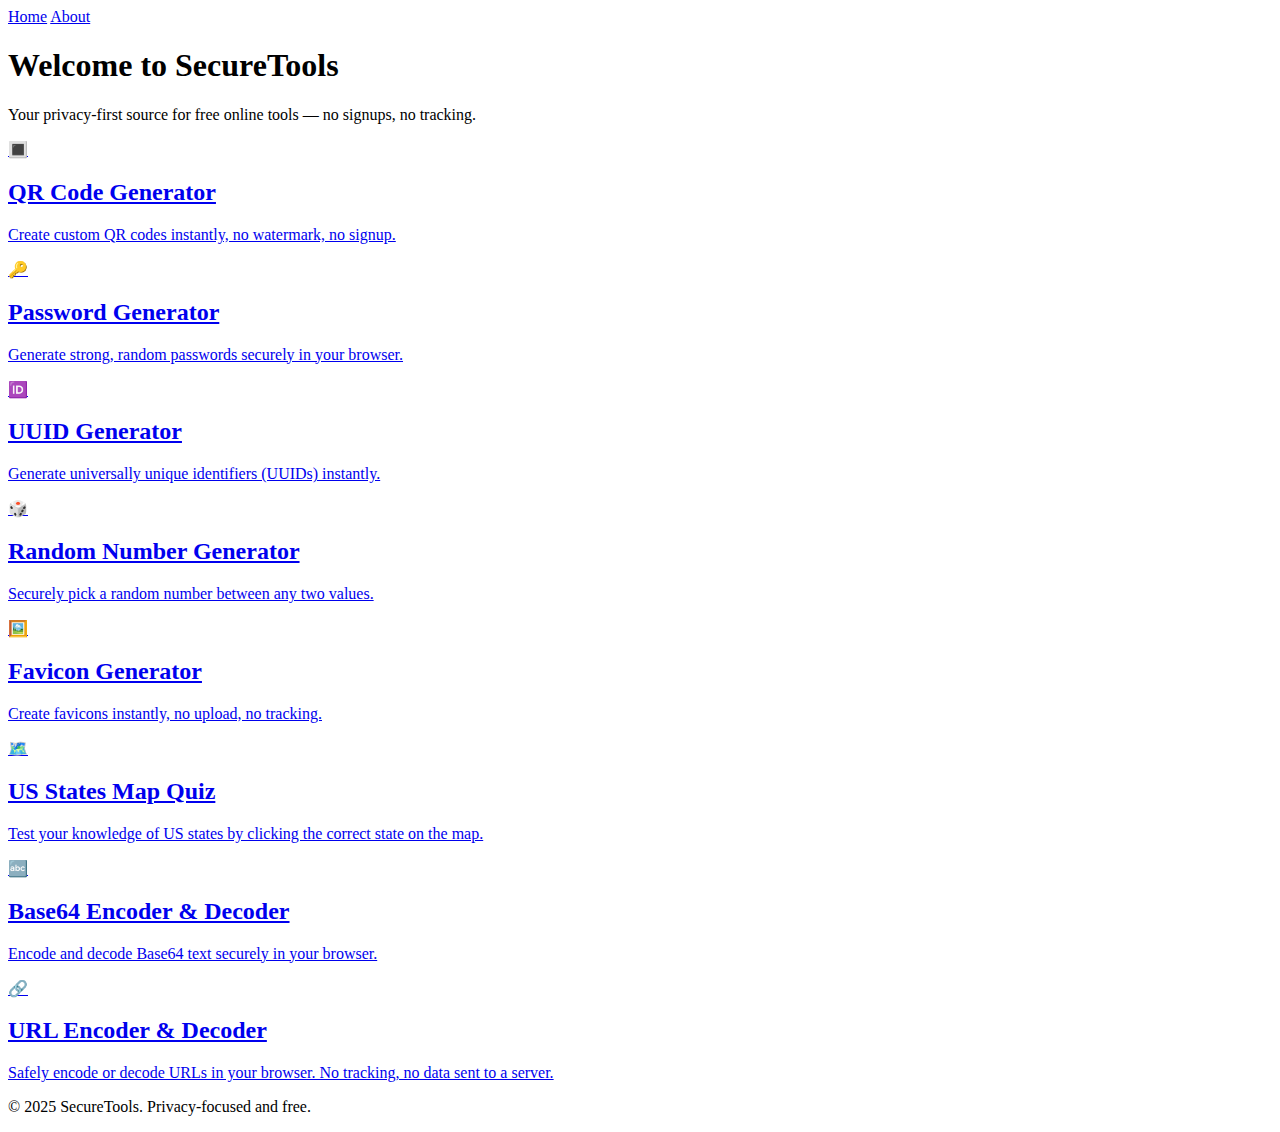
<file: index.html>
<!DOCTYPE html>
<html lang="en">
<head>
<meta charset="UTF-8" />
<meta name="viewport" content="width=device-width, initial-scale=1" />
<title>SecureTools – Free Privacy-First Web Tools</title>
<meta name="description" content="SecureTools offers free, privacy-first web tools including QR code generator, password generator, UUID generator, and more." />
<link rel="icon" href="/assets/favicon-32x32.png" sizes="32x32" type="image/png" />
<link rel="stylesheet" href="assets/styles.css" />

<link rel="canonical" href="https://www.securegenerators.com/" />

<meta property="og:title" content="SecureTools – Free Privacy-First Web Tools" />
<meta property="og:description" content="SecureTools offers free, privacy-first web tools including QR code generator, password generator, UUID generator, and more." />
<meta property="og:image" content="https://www.securegenerators.com/assets/social-preview.png" />
<meta property="og:url" content="https://www.securegenerators.com/" />
<meta property="og:type" content="website" />

<meta name="twitter:card" content="summary_large_image" />
<meta name="twitter:title" content="SecureTools – Free Privacy-First Web Tools" />
<meta name="twitter:description" content="SecureTools offers free, privacy-first web tools including QR code generator, password generator, UUID generator, and more." />
<meta name="twitter:image" content="https://www.securegenerators.com/assets/social-preview.png" />

</head>
<body>
  <nav>
    <a href="/" aria-label="SecureTools Home" class="active">Home</a>
    <a href="/about.html" aria-label="About SecureTools">About</a>
  </nav>

  <main class="no-tile">
    <h1>Welcome to SecureTools</h1>
    <p class="description">
      Your privacy-first source for free online tools — no signups, no tracking.
    </p>

    <section class="tools-grid">
      <a href="/qr-code-generator/index.html" class="tool-link" aria-label="QR Code Generator">
        <article class="tool-tile" role="button" tabindex="0">
          <div class="tool-icon">🔳</div>
          <h2 class="tool-name">QR Code Generator</h2>
          <p class="tool-desc">Create custom QR codes instantly, no watermark, no signup.</p>
        </article>
      </a>

      <a href="/password-generator/index.html" class="tool-link" aria-label="Password Generator">
        <article class="tool-tile" role="button" tabindex="0">
          <div class="tool-icon">🔑</div>
          <h2 class="tool-name">Password Generator</h2>
          <p class="tool-desc">Generate strong, random passwords securely in your browser.</p>
        </article>
      </a>

      <a href="/uuid-generator/index.html" class="tool-link" aria-label="UUID Generator">
        <article class="tool-tile" role="button" tabindex="0">
          <div class="tool-icon">🆔</div>
          <h2 class="tool-name">UUID Generator</h2>
          <p class="tool-desc">Generate universally unique identifiers (UUIDs) instantly.</p>
        </article>
      </a>

      <a href="/rng-generator/index.html" class="tool-link" aria-label="Random Number Generator">
        <article class="tool-tile" role="button" tabindex="0">
          <div class="tool-icon">🎲</div>
          <h2 class="tool-name">Random Number Generator</h2>
          <p class="tool-desc">Securely pick a random number between any two values.</p>
        </article>
      </a>

      <a href="/favicon-generator/index.html" class="tool-link" aria-label="Favicon Generator">
        <article class="tool-tile" role="button" tabindex="0">
          <div class="tool-icon">🖼️</div>
          <h2 class="tool-name">Favicon Generator</h2>
          <p class="tool-desc">Create favicons instantly, no upload, no tracking.</p>
        </article>
      </a>

      <a href="/geogames/index.html" class="tool-link" aria-label="US States Map Quiz">
        <article class="tool-tile" role="button" tabindex="0">
          <div class="tool-icon">🗺️</div>
          <h2 class="tool-name">US States Map Quiz</h2>
          <p class="tool-desc">Test your knowledge of US states by clicking the correct state on the map.</p>
        </article>
      </a>

      <a href="./base64-tool/index.html" class="tool-link" aria-label="Base64 Encoder & Decoder">
        <article class="tool-tile" role="button" tabindex="0">
          <div class="tool-icon">🔤</div>
          <h2 class="tool-name">Base64 Encoder & Decoder</h2>
          <p class="tool-desc">Encode and decode Base64 text securely in your browser.</p>
        </article>
      </a>

      <a href="/url-encoder-decoder/index.html" class="tool-link" aria-label="URL Encoder & Decoder">
        <article class="tool-tile" role="button" tabindex="0">
          <div class="tool-icon">🔗</div>
          <h2 class="tool-name">URL Encoder & Decoder</h2>
          <p class="tool-desc">Safely encode or decode URLs in your browser. No tracking, no data sent to a server.</p>
        </article>
      </a>
    </section>
  </main>

  <footer>
    <p>© 2025 SecureTools. Privacy-focused and free.</p>
  </footer>

  <script src="assets/script.js"></script>
</body>
</html>
</file>
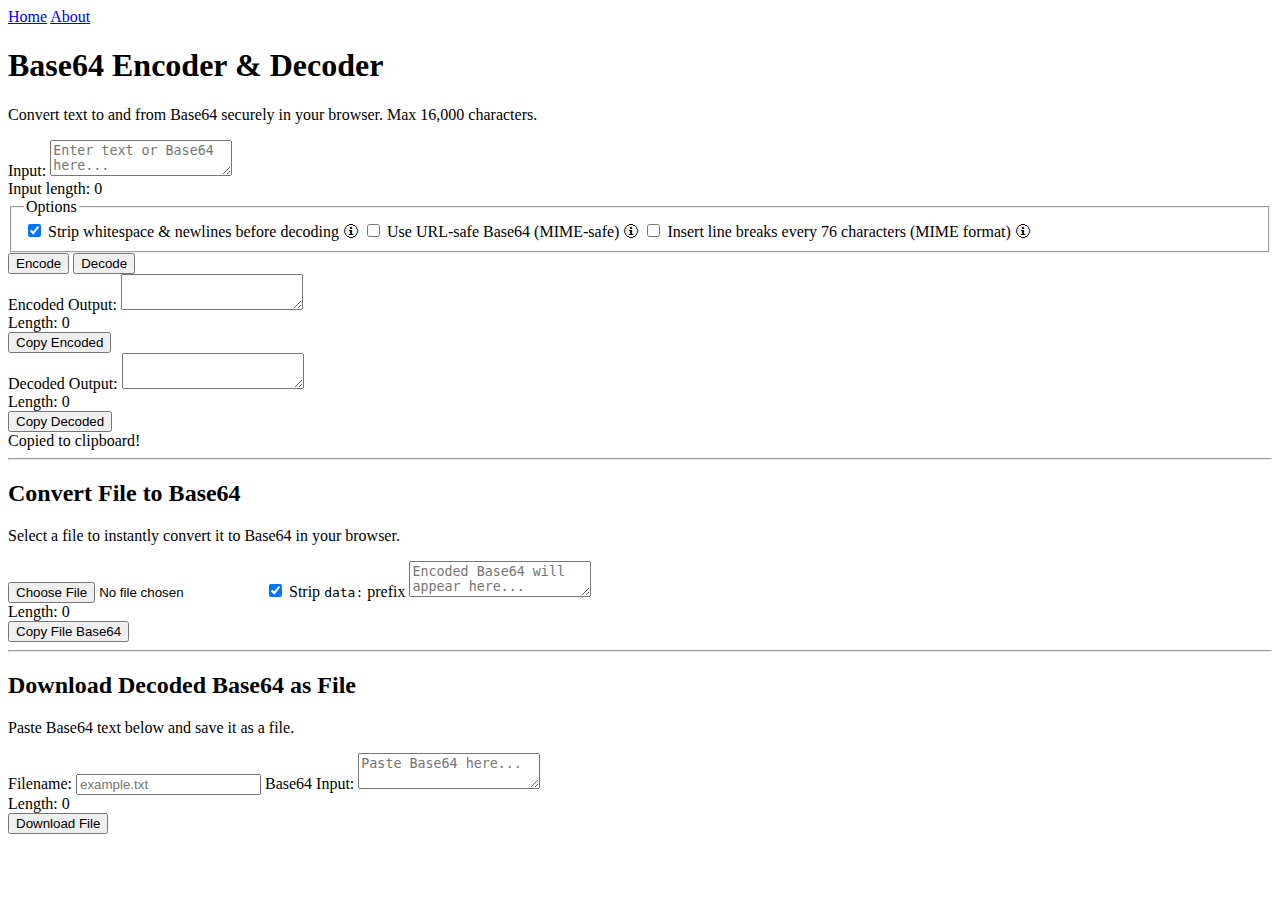
<file: base64-tool/index.html>
<!DOCTYPE html>
<html lang="en">
<head>
  <meta charset="UTF-8" />
  <meta name="viewport" content="width=device-width, initial-scale=1" />
  <title>Base64 Encoder & Decoder – SecureTools</title>
  <meta name="description" content="Encode or decode Base64 text securely in your browser with SecureTools. No tracking. No data sent to a server." />
  <link rel="icon" href="/assets/favicon-32x32.png" sizes="32x32" type="image/png" />
  <link rel="stylesheet" href="/assets/styles.css" />
</head>
<body>

  <nav>
    <a href="/" aria-label="SecureTools Home" class="active">Home</a>
    <a href="/about.html" aria-label="About SecureTools">About</a>
  </nav>

  <main>
    <h1>Base64 Encoder & Decoder</h1>
    <p>Convert text to and from Base64 securely in your browser. Max 16,000 characters.</p>

    <label for="input">Input:</label>
    <textarea id="input" maxlength="16000" oninput="updateCounts()" placeholder="Enter text or Base64 here..."></textarea>
    <div class="input-meta">Input length: <span id="inputCount" aria-live="polite">0</span></div>

    <fieldset>
      <legend>Options</legend>

      <label for="stripWhitespace">
        <input type="checkbox" id="stripWhitespace" checked />
        Strip whitespace & newlines before decoding
        <span title="Check if input contains spaces or line breaks.">🛈</span>
      </label>

      <label for="urlSafe">
        <input type="checkbox" id="urlSafe" />
        Use URL-safe Base64 (MIME-safe)
        <span title="Use URL-safe Base64 variant, replacing + and / with - and _.">🛈</span>
      </label>

      <label for="formatBase64">
        <input type="checkbox" id="formatBase64" />
        Insert line breaks every 76 characters (MIME format)
        <span title="Format output with line breaks every 76 characters for email compatibility.">🛈</span>
      </label>
    </fieldset>

    <div class="btn-row">
      <button type="button" onclick="handleEncode()">Encode</button>
      <button type="button" onclick="handleDecode()">Decode</button>
    </div>

    <section class="output-section">
      <label for="encoded">Encoded Output:</label>
      <textarea id="encoded" readonly></textarea>
      <div class="output-meta">Length: <span id="encodedCount" aria-live="polite">0</span></div>
      <button type="button" onclick="copyToClipboard('encoded')">Copy Encoded</button>
    </section>

    <section class="output-section">
      <label for="decoded">Decoded Output:</label>
      <textarea id="decoded" readonly></textarea>
      <div class="output-meta">Length: <span id="decodedCount" aria-live="polite">0</span></div>
      <button type="button" onclick="copyToClipboard('decoded')">Copy Decoded</button>
    </section>

    <div id="error" class="error" role="alert"></div>
    <div id="copied" class="copy-note" aria-live="assertive">Copied to clipboard!</div>

    <hr />

    <h2>Convert File to Base64</h2>
    <p>Select a file to instantly convert it to Base64 in your browser.</p>

    <input type="file" id="fileInput" onchange="handleFileUpload()" autocomplete="off" />
    <label for="stripDataPrefix">
      <input type="checkbox" id="stripDataPrefix" checked />
      Strip <code>data:</code> prefix
    </label>

    <textarea id="fileOutput" readonly placeholder="Encoded Base64 will appear here..." class="tall-textarea"></textarea>
    <div class="output-meta">Length: <span id="fileOutputCount" aria-live="polite">0</span></div>
    <button type="button" onclick="copyToClipboard('fileOutput')">Copy File Base64</button>

    <hr />

    <h2>Download Decoded Base64 as File</h2>
    <p>Paste Base64 text below and save it as a file.</p>

    <label for="downloadFilename">Filename:</label>
    <input type="text" id="downloadFilename" placeholder="example.txt" autocomplete="off" />

    <label for="downloadBase64Input">Base64 Input:</label>
    <textarea id="downloadBase64Input" placeholder="Paste Base64 here..." class="tall-textarea" oninput="updateDownloadCount()"></textarea>
    <div class="output-meta">Length: <span id="downloadBase64Count" aria-live="polite">0</span></div>

    <button type="button" onclick="handleBase64Download()">Download File</button>
    <div id="downloadError" class="error" role="alert"></div>

  </main>

  <script src="script.js"></script>
</body>
</html>
</file>
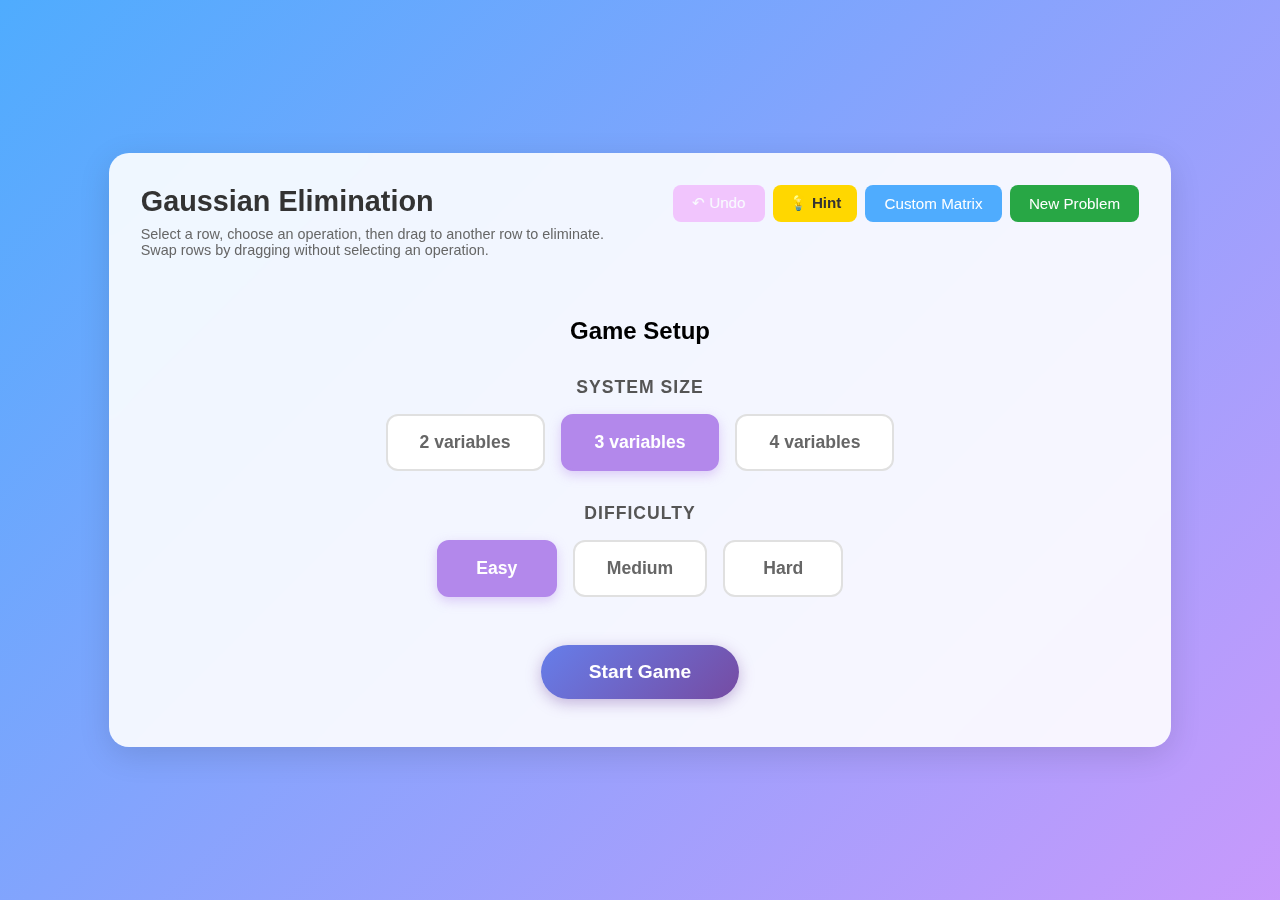
<file: gaussian-elimination/index.html>
<!DOCTYPE html>
<html lang="en">
<head>
    <meta charset="UTF-8">
    <meta name="viewport" content="width=device-width, initial-scale=1.0">
    <title>Gaussian Elimination – SecureTools</title>
    <meta name="description" content="Master linear algebra by solving systems of equations step-by-step using Gaussian elimination.">
    <link rel="stylesheet" href="styles.css">
</head>
<body>
    <main id="game-container">
        <div id="top-info-bar">
            <div id="title-section">
                <h1>Gaussian Elimination</h1>
                <p id="instructions">Select a row, choose an operation, then drag to another row to eliminate. Swap rows by dragging without selecting an operation.</p>
                <div id="hint-display" style="display: none;">
                    <span class="hint-icon">💡</span>
                    <span id="hint-text"></span>
                </div>
            </div>
            <div id="controls-section">
                <button type="button" id="undo-btn" disabled>↶ Undo</button>
                <button type="button" id="hint-btn">💡 Hint</button>
                <button type="button" id="custom-matrix-btn">Custom Matrix</button>
                <button type="button" id="new-problem-btn">New Problem</button>
            </div>
        </div>

        <div id="setup-screen">
            <h2>Game Setup</h2>
            <div class="setup-container">
                <div class="setup-group">
                    <h3>System Size</h3>
                    <div class="btn-group">
                        <button type="button" class="config-btn size-btn" data-size="2">2 variables</button>
                        <button type="button" class="config-btn size-btn active" data-size="3">3 variables</button>
                        <button type="button" class="config-btn size-btn" data-size="4">4 variables</button>
                    </div>
                </div>
                
                <div class="setup-group">
                    <h3>Difficulty</h3>
                    <div class="btn-group">
                        <button type="button" class="config-btn diff-btn active" data-difficulty="easy">Easy</button>
                        <button type="button" class="config-btn diff-btn" data-difficulty="medium">Medium</button>
                        <button type="button" class="config-btn diff-btn" data-difficulty="hard">Hard</button>
                    </div>
                </div>
            </div>
            <button type="button" id="start-game-btn" class="action-btn primary-btn">Start Game</button>
        </div>

        <div id="game-area" style="display: none;">
            <div id="matrix-container">
                <table id="matrix-table">
                    <!-- Matrix will be generated here -->
                </table>
            </div>

            <div id="operation-toolbar" style="display: none;">
                <h3>Row Operations</h3>
                <div id="toolbar-content">
                    <button type="button" id="multiply-btn" class="operation-btn">× Multiply This Row</button>
                    <label for="scalar-input">by </label>
                    <input type="text" id="scalar-input" placeholder="e.g., 2 or 1/2" value="1">
                    <button type="button" id="add-row-btn" class="operation-btn">+ Add (Scalar × This Row) to Target</button>
                    <button type="button" id="cancel-btn" class="cancel-btn">Cancel</button>
                </div>
            </div>

            <div id="solution-section" style="display: none;">
                <h2>Enter Solution:</h2>
                <div id="solution-inputs">
                    <div class="solution-field">
                        <label for="x-input">x = </label>
                        <input type="text" id="x-input" placeholder="0">
                    </div>
                    <div class="solution-field">
                        <label for="y-input">y = </label>
                        <input type="text" id="y-input" placeholder="0">
                    </div>
                    <div class="solution-field" id="z-field">
                        <label for="z-input">z = </label>
                        <input type="text" id="z-input" placeholder="0">
                    </div>
                    <div class="solution-field" id="w-field" style="display: none;">
                        <label for="w-input">w = </label>
                        <input type="text" id="w-input" placeholder="0">
                    </div>
                </div>
                <button type="button" id="check-solution-btn">Check Solution</button>
                <div id="result-message"></div>
            </div>
        </div>
    </main>

    <div id="custom-matrix-modal" class="modal" style="display: none;">
        <div class="modal-content">
            <span class="close-modal">&times;</span>
            <h2>Enter Custom Matrix</h2>
            <div class="setup-group">
                <label>Variables: </label>
                <select id="custom-size-select">
                    <option value="2">2</option>
                    <option value="3" selected>3</option>
                    <option value="4">4</option>
                </select>
                <label style="margin-left: 15px;">Augmented Cols: </label>
                <select id="custom-augment-select">
                    <option value="1" selected>1</option>
                    <option value="2">2</option>
                    <option value="3">3</option>
                </select>
            </div>
            <div id="custom-matrix-inputs"></div>
            <div class="modal-actions">
                <button type="button" id="load-custom-matrix-btn" class="action-btn primary-btn">Load Matrix</button>
            </div>
        </div>
    </div>
    <script src="script.js"></script>
</body>
</html>
</file>
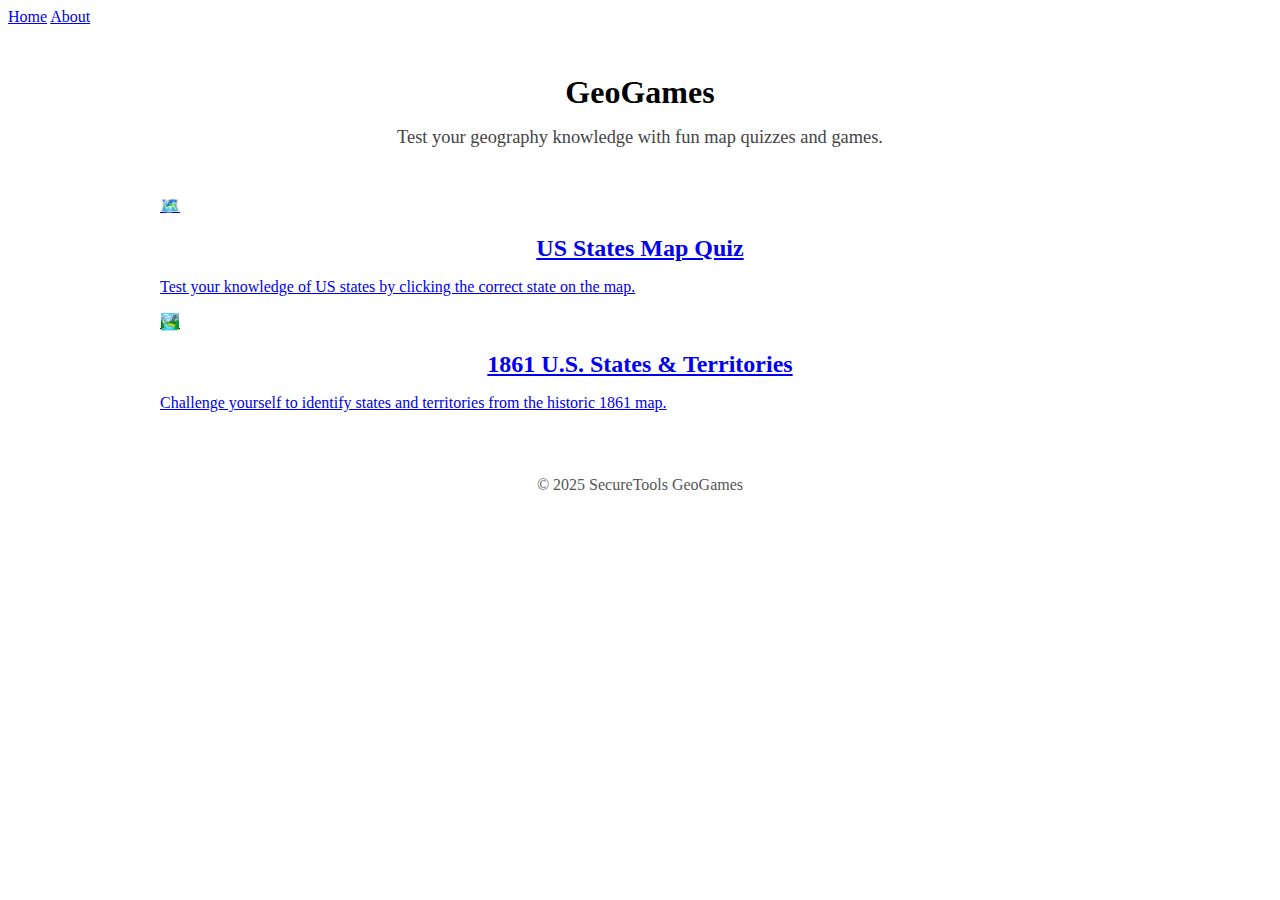
<file: geogames/index.html>
<!DOCTYPE html>
<html lang="en">
<head>
    <nav>
    <a href="/" aria-label="SecureTools Home" class="active">Home</a>
    <a href="/about.html" aria-label="About SecureTools">About</a>
  </nav>
  <meta charset="UTF-8" />
  <meta name="viewport" content="width=device-width, initial-scale=1" />
  <title>GeoGames – Fun Geography Games</title>
  <link rel="stylesheet" href="/assets/styles.css" />
  <style>
    /* Optional: Add any GeoGames specific styles here */
    main {
      max-width: 960px;
      margin: 3rem auto;
      padding: 0 1rem;
    }
    h1, h2 {
      text-align: center;
      margin-bottom: 1rem;
    }
    p.description {
      max-width: 600px;
      margin: 0 auto 3rem auto;
      text-align: center;
      color: #444;
      font-size: 1.15rem;
    }
  </style>
</head>
<body>


  <main>
    <h1>GeoGames</h1>
    <p class="description">
      Test your geography knowledge with fun map quizzes and games.
    </p>

    <section class="tools-grid">
      <a href="games/us-states/index.html"  class="tool-link" aria-label="US States Map Quiz">
        <article class="tool-tile" role="button" tabindex="0">
          <div class="tool-icon">🗺️</div>
          <h2 class="tool-name">US States Map Quiz</h2>
          <p class="tool-desc">Test your knowledge of US states by clicking the correct state on the map.</p>
        </article>
      </a>

      <a href="games/US-1861/index.html" class="tool-link" aria-label="1861 U.S. States and Territories Quiz">
        <article class="tool-tile" role="button" tabindex="0">
          <div class="tool-icon">🏞️</div>
          <h2 class="tool-name">1861 U.S. States & Territories</h2>
          <p class="tool-desc">Challenge yourself to identify states and territories from the historic 1861 map.</p>
        </article>
      </a>

      <!-- Add more geography games here later -->
    </section>
  </main>

  <footer>
    <p style="text-align:center; color:#555; margin-top: 4rem;">
      © 2025 SecureTools GeoGames
    </p>
  </footer>
</body>
</html>
</file>
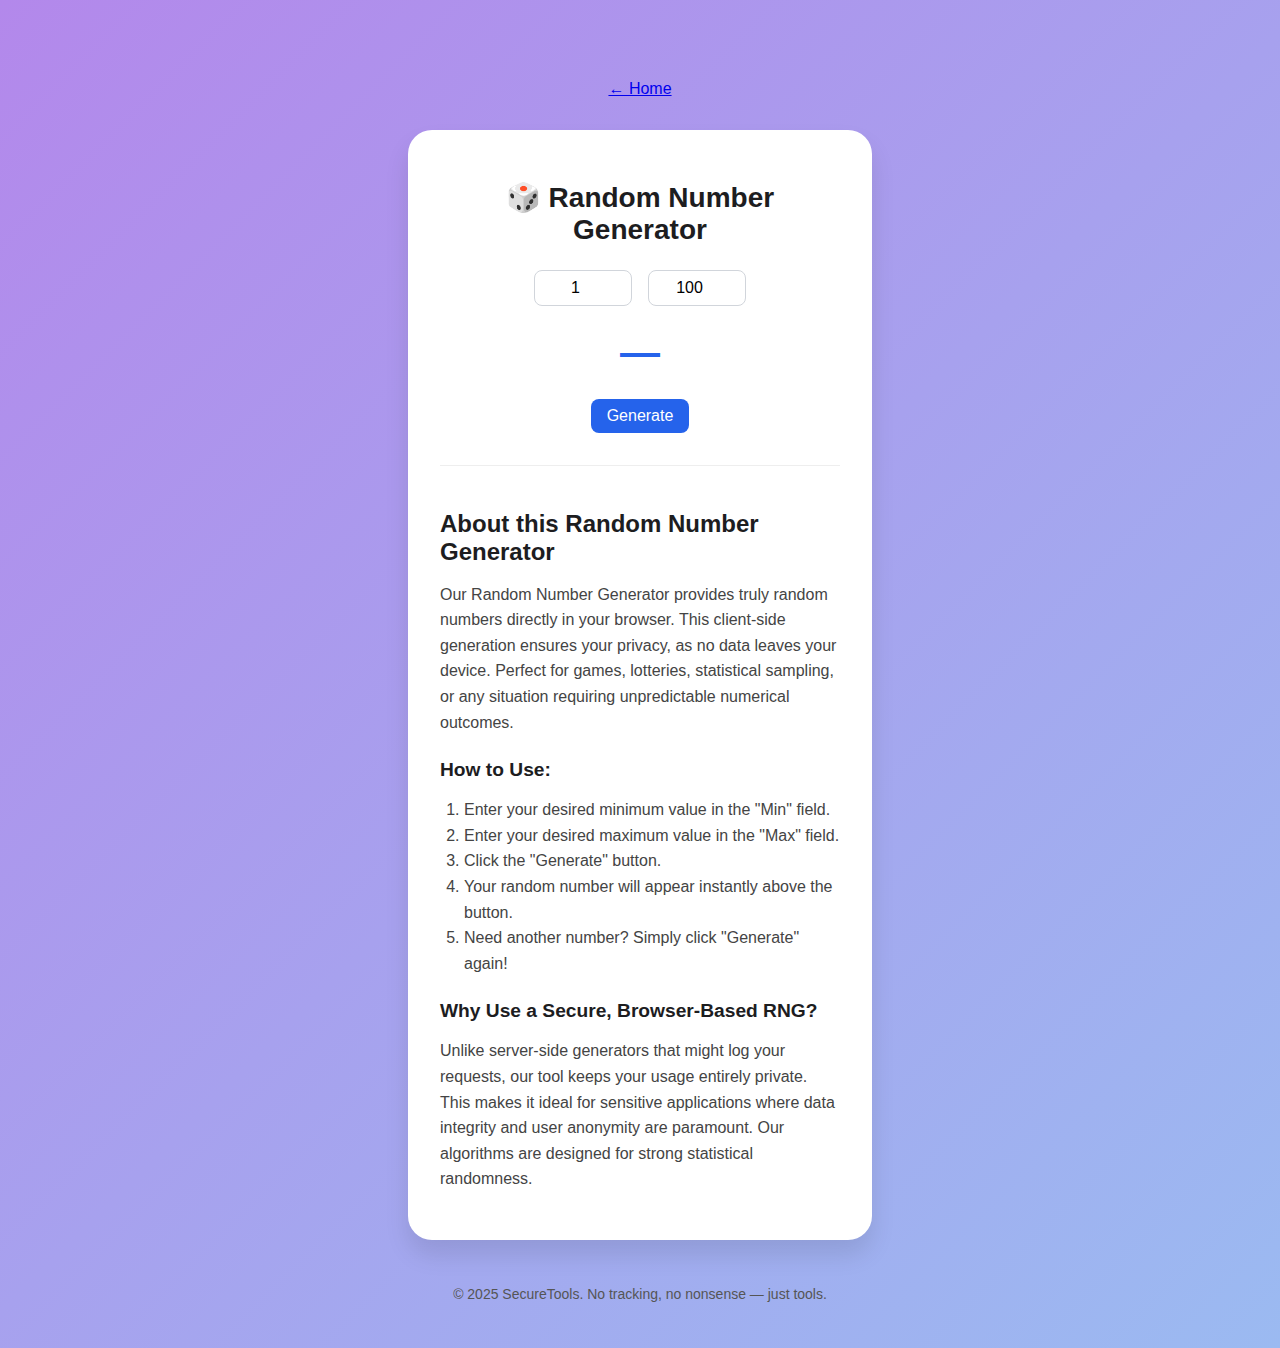
<file: rng-generator/index.html>
<!DOCTYPE html>
<html lang="en">
<head>
    <meta charset="UTF-8" />
    <meta name="viewport" content="width=device-width, initial-scale=1" />
    <title>Random Number Generator – SecureTools</title>
    <meta name="description" content="Generate a random number securely in your browser. No tracking. No nonsense. Instant and private." />
    <link rel="icon" href="/assets/favicon-32x32.png" sizes="32x32" />
    <link rel="stylesheet" href="/assets/styles.css" /> <link rel="canonical" href="https://www.securegenerators.com/rng-generator/" />

    <meta property="og:title" content="Random Number Generator – SecureTools" />
    <meta property="og:description" content="Generate a random number securely in your browser. No tracking, no nonsense. Instant and private." />
    <meta property="og:image" content="https://www.securegenerators.com/assets/social-preview-rng.png" /> <meta property="og:url" content="https://www.securegenerators.com/rng-generator/" />
    <meta property="og:type" content="website" />

    <meta name="twitter:card" content="summary_large_image" />
    <meta name="twitter:title" content="Random Number Generator – SecureTools" />
    <meta name="twitter:description" content="Generate a random number securely in your browser. No tracking, no nonsense. Instant and private." />
    <meta name="twitter:image" content="https://www.securegenerators.com/assets/social-preview-rng.png" />

    <script type="application/ld+json">
    {
      "@context": "https://schema.org",
      "@type": "SoftwareApplication",
      "name": "SecureTools Random Number Generator",
      "operatingSystem": "Web",
      "applicationCategory": "UtilityApplication",
      "url": "https://www.securegenerators.com/rng-generator/",
      "description": "Generate truly random numbers securely in your browser. Customize min/max values. Private, fast, and no tracking.",
      "offers": {
        "@type": "Offer",
        "price": "0",
        "priceCurrency": "USD"
      },
      "publisher": {
        "@type": "Organization",
        "name": "SecureTools",
        "url": "https://www.securegenerators.com/"
      }
    }
    </script>

    <style>
        /* Page-specific styles for the Random Number Generator */
        body {
            font-family: -apple-system, BlinkMacSystemFont, "Segoe UI", Roboto, Oxygen, Ubuntu, Cantarell,
                "Open Sans", "Helvetica Neue", sans-serif;
            background: linear-gradient(135deg, #b388eb, #8fd3f4, #f093fb);
            background-size: 300% 300%;
            animation: gradientFlow 15s ease infinite;
            color: #1d1d1f;
            margin: 0;
            /* This padding-top is crucial for the absolute positioned nav */
            padding-top: 5rem;
            display: flex;
            flex-direction: column;
            align-items: center;
            min-height: 100vh;
        }

        @keyframes gradientFlow {
            0% { background-position: 0% 50%; }
            50% { background-position: 100% 50%; }
            100% { background-position: 0% 50%; }
        }

        main {
            max-width: 400px;
            width: 100%;
            background: #fff;
            border-radius: 1.5rem;
            padding: 2rem;
            box-shadow: 0 15px 25px rgba(0, 0, 0, 0.1);
            margin-top: 2rem;
            text-align: center;
        }

        h1 {
            font-size: 1.75rem;
            font-weight: 700;
            margin-bottom: 1.5rem;
        }

        .inputs {
            display: flex;
            justify-content: center;
            gap: 1rem;
            margin-bottom: 1.5rem;
        }

        .inputs input {
            width: 80px;
            padding: 0.5rem;
            font-size: 1rem;
            border: 1px solid #d1d5db;
            border-radius: 0.5rem;
            text-align: center;
        }

        .result {
            font-size: 2.5rem;
            font-weight: 700;
            color: #2563eb;
            margin: 1.5rem 0;
            transition: transform 0.2s ease-in-out;
        }

        button {
            background-color: #2563eb;
            color: white;
            padding: 0.5rem 1rem;
            font-size: 1rem;
            font-weight: 500;
            border: none;
            border-radius: 0.5rem;
            cursor: pointer;
            transition: background-color 0.2s;
        }

        button:hover {
            background-color: #1d4ed8;
        }

        footer {
            margin-top: auto;
            padding: 2rem 1rem;
            font-size: 0.875rem;
            color: #555;
        }

        .tool-info {
            text-align: left; /* Align text within tool-info to the left */
            margin-top: 2rem;
            padding-top: 1.5rem;
            border-top: 1px solid #eee;
        }

        .tool-info h2 {
            font-size: 1.5rem;
            margin-bottom: 1rem;
            text-align: left; /* Ensure H2 in tool-info is left-aligned */
        }

        .tool-info h3 {
            font-size: 1.2rem;
            margin-top: 1.5rem;
            margin-bottom: 0.8rem;
            text-align: left; /* Ensure H3 in tool-info is left-aligned */
        }

        .tool-info p, .tool-info ol {
            font-size: 1rem;
            line-height: 1.6;
            color: #444;
            margin-bottom: 1rem;
        }

        .tool-info ol {
            padding-left: 1.5rem; /* Indent ordered list */
        }


        @media (max-width: 500px) {
            .inputs {
                flex-direction: column;
                gap: 0.75rem;
            }
        }
    </style>
</head>
<body>
    <nav>
        <a href="/" aria-label="Back to Home">← Home</a>
    </nav>

    <main>
        <h1>🎲 Random Number Generator</h1>
        <div class="inputs">
            <input type="number" id="min" placeholder="Min" value="1" />
            <input type="number" id="max" placeholder="Max" value="100" />
        </div>
        <div class="result" id="result">—</div>
        <button onclick="generateRandom()">Generate</button>

        <section class="tool-info">
            <h2>About this Random Number Generator</h2>
            <p>Our Random Number Generator provides truly random numbers directly in your browser. This client-side generation ensures your privacy, as no data leaves your device. Perfect for games, lotteries, statistical sampling, or any situation requiring unpredictable numerical outcomes.</p>
            <h3>How to Use:</h3>
            <ol>
                <li>Enter your desired minimum value in the "Min" field.</li>
                <li>Enter your desired maximum value in the "Max" field.</li>
                <li>Click the "Generate" button.</li>
                <li>Your random number will appear instantly above the button.</li>
            <li>Need another number? Simply click "Generate" again!</li>
            </ol>
            <h3>Why Use a Secure, Browser-Based RNG?</h3>
            <p>Unlike server-side generators that might log your requests, our tool keeps your usage entirely private. This makes it ideal for sensitive applications where data integrity and user anonymity are paramount. Our algorithms are designed for strong statistical randomness.</p>
        </section>
    </main>

    <footer>
        <p>© 2025 SecureTools. No tracking, no nonsense — just tools.</p>
    </footer>

    <script src="script.js"></script>
</body>
</html>
</file>
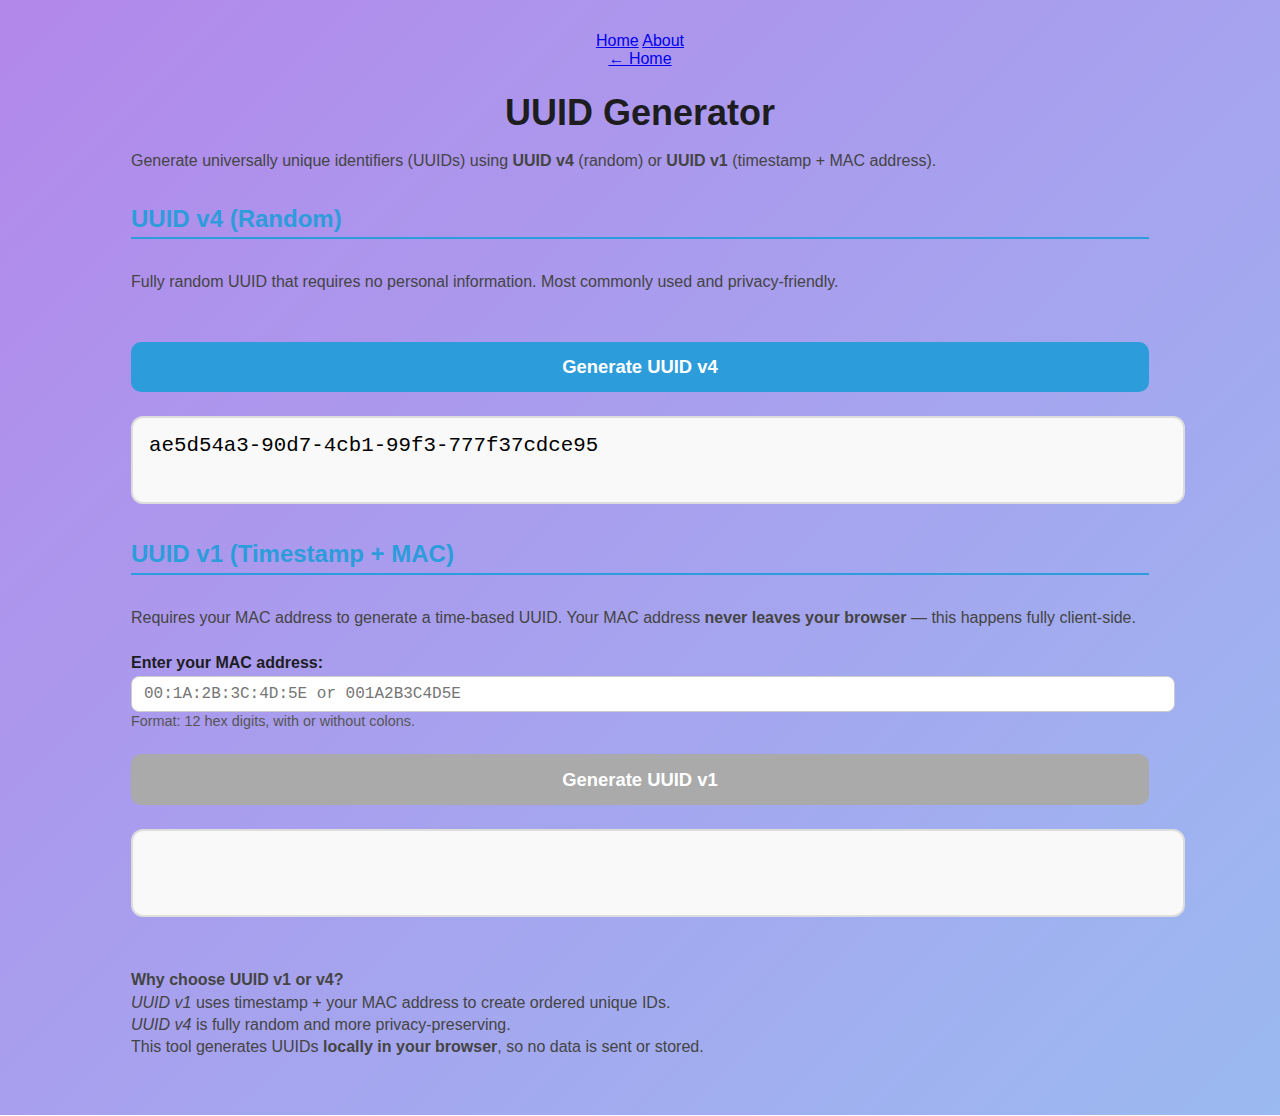
<file: uuid-generator/index.html>
<!DOCTYPE html>
<html lang="en">
<head>
    <nav>
    <a href="/" aria-label="SecureTools Home" class="active">Home</a>
    <a href="/about.html" aria-label="About SecureTools">About</a>
  </nav>
<meta charset="UTF-8" />
<meta name="viewport" content="width=device-width, initial-scale=1" />
<title>SecureTools – UUID Generator (v1 & v4)</title>
<meta name="description" content="Generate UUID v4 (random) or UUID v1 (timestamp + MAC) securely in your browser with SecureTools. No tracking, no signup." />
<link rel="icon" href="/assets/favicon-32x32.png" sizes="32x32" type="image/png" />
<link rel="stylesheet" href="/assets/styles.css" />

<style>
  body {
    font-family: -apple-system, BlinkMacSystemFont, "Segoe UI", Roboto,
      Oxygen, Ubuntu, Cantarell, "Open Sans", "Helvetica Neue", sans-serif;
    background: linear-gradient(135deg, #b388eb, #8fd3f4, #f093fb);
    background-size: 300% 300%;
    animation: gradientFlow 15s ease infinite;
    color: #1d1d1f;
    margin: 0;
    padding: 2rem 1rem;
    display: flex;
    flex-direction: column;
    min-height: 100vh;
    align-items: center;
  }
  @keyframes gradientFlow {
    0% { background-position: 0% 50%; }
    50% { background-position: 100% 50%; }
    100% { background-position: 0% 50%; }
  }
  <nav>
    <a href="/" class="active">Home</a>
  </nav>

  main {
    max-width: 560px;
    width: 100%;
    background: white;
    padding: 2rem 2.5rem;
    border-radius: 20px;
    box-shadow: 0 15px 25px rgba(0,0,0,0.1);
  }

  h1 {
    font-weight: 700;
    font-size: 2.25rem;
    margin-bottom: 0.5rem;
    text-align: center;
  }

  h2 {
    margin-top: 2rem;
    font-weight: 700;
    color: #2d9cdb;
    border-bottom: 2px solid #2d9cdb;
    padding-bottom: 0.3rem;
  }

  p.description, p.note {
    margin-bottom: 1.5rem;
    color: #444;
    font-size: 1rem;
    line-height: 1.4;
  }

  label {
    display: block;
    margin-top: 1rem;
    font-weight: 600;
  }

  input[type="text"] {
    width: 100%;
    padding: 0.5rem 0.75rem;
    font-size: 1rem;
    margin-top: 0.25rem;
    border-radius: 8px;
    border: 1.5px solid #ccc;
    font-family: monospace;
  }

  button {
    margin-top: 1.5rem;
    width: 100%;
    padding: 0.9rem;
    font-size: 1.15rem;
    font-weight: 600;
    color: white;
    background-color: #2d9cdb;
    border: none;
    border-radius: 10px;
    cursor: pointer;
    transition: background-color 0.2s ease;
  }
  button:hover:enabled {
    background-color: #1b6ea8;
  }
  button:disabled {
    background-color: #aaa;
    cursor: not-allowed;
  }

  textarea.uuid-output {
    margin-top: 1.5rem;
    width: 100%;
    padding: 1rem;
    font-size: 1.3rem;
    font-family: monospace;
    border: 2px solid #ddd;
    border-radius: 12px;
    user-select: all;
    background-color: #f9f9f9;
    word-break: break-all;
    height: 3.25rem;
    resize: none;
  }

  .copy-msg {
    margin-top: 0.5rem;
    color: #2d9cdb;
    font-weight: 600;
    text-align: center;
    display: none;
  }

  .note {
    margin-top: 2rem;
    font-size: 0.9rem;
    color: #555;
    line-height: 1.3;
  }
</style>
</head>
<body>

<a id="home-pill" href="/">← Home</a>

<main>
  <h1>UUID Generator</h1>
  <p class="description">
    Generate universally unique identifiers (UUIDs) using <strong>UUID v4</strong> (random) or <strong>UUID v1</strong> (timestamp + MAC address).
  </p>

  <!-- UUID v4 Section -->
  <section id="uuid-v4">
    <h2>UUID v4 (Random)</h2>
    <p class="note">Fully random UUID that requires no personal information. Most commonly used and privacy-friendly.</p>
    <button id="generate-v4">Generate UUID v4</button>
    <textarea id="uuid-output-v4" class="uuid-output" readonly aria-label="Generated UUID v4" rows="2"></textarea>
    <div id="copy-msg-v4" class="copy-msg" role="alert">Copied to clipboard!</div>
  </section>

  <!-- UUID v1 Section -->
  <section id="uuid-v1">
    <h2>UUID v1 (Timestamp + MAC)</h2>
    <p class="note">
      Requires your MAC address to generate a time-based UUID. Your MAC address <strong>never leaves your browser</strong> — this happens fully client-side.
    </p>
    <label for="mac-input">Enter your MAC address:</label>
    <input type="text" id="mac-input" placeholder="00:1A:2B:3C:4D:5E or 001A2B3C4D5E" aria-describedby="mac-format-note" />
    <small id="mac-format-note" class="note">
      Format: 12 hex digits, with or without colons.
    </small>
    <button id="generate-v1" disabled>Generate UUID v1</button>
    <textarea id="uuid-output-v1" class="uuid-output" readonly aria-label="Generated UUID v1" rows="2"></textarea>
    <div id="copy-msg-v1" class="copy-msg" role="alert">Copied to clipboard!</div>
  </section>

  <p class="note" style="margin-top: 3rem;">
    <strong>Why choose UUID v1 or v4?</strong><br />
    <em>UUID v1</em> uses timestamp + your MAC address to create ordered unique IDs.<br />
    <em>UUID v4</em> is fully random and more privacy-preserving.<br />
    This tool generates UUIDs <strong>locally in your browser</strong>, so no data is sent or stored.
  </p>
</main>

<script>
  function isValidMAC(mac) {
    const regex = /^([0-9a-fA-F]{2}:){5}[0-9a-fA-F]{2}$|^[0-9a-fA-F]{12}$/;
    return regex.test(mac.trim());
  }

  function normalizeMAC(mac) {
    return mac.replace(/:/g, '').toUpperCase();
  }

  function generateUUIDv4() {
    const bytes = new Uint8Array(16);
    crypto.getRandomValues(bytes);

    bytes[6] = (bytes[6] & 0x0f) | 0x40;
    bytes[8] = (bytes[8] & 0x3f) | 0x80;

    const hex = [...bytes].map(b => b.toString(16).padStart(2, '0'));

    return (
      hex.slice(0, 4).join('') + '-' +
      hex.slice(4, 6).join('') + '-' +
      hex.slice(6, 8).join('') + '-' +
      hex.slice(8, 10).join('') + '-' +
      hex.slice(10, 16).join('')
    );
  }

  function generateUUIDv1(mac) {
    if (mac.length !== 12) return null;

    const node = [];
    for (let i = 0; i < 12; i += 2) {
      node.push(parseInt(mac.substr(i, 2), 16));
    }

    const UUID_EPOCH_START = Date.UTC(1582, 9, 15);
    const now = Date.now();
    const timeSinceEpoch = BigInt((now - UUID_EPOCH_START)) * 10000n;

    const timeLow = Number(timeSinceEpoch & 0xFFFFFFFFn);
    const timeMid = Number((timeSinceEpoch >> 32n) & 0xFFFFn);
    const timeHi = Number((timeSinceEpoch >> 48n) & 0x0FFFn);

    const clockSeq = crypto.getRandomValues(new Uint8Array(2));
    const clockSeqHigh = (clockSeq[0] & 0x3F) | 0x80;
    const clockSeqLow = clockSeq[1];

    const bytes = new Uint8Array(16);

    bytes[0] = timeLow & 0xFF;
    bytes[1] = (timeLow >> 8) & 0xFF;
    bytes[2] = (timeLow >> 16) & 0xFF;
    bytes[3] = (timeLow >> 24) & 0xFF;

    bytes[4] = timeMid & 0xFF;
    bytes[5] = (timeMid >> 8) & 0xFF;

    bytes[6] = (timeHi & 0x0F) | 0x10;
    bytes[7] = (timeHi >> 4) & 0xFF;

    bytes[8] = clockSeqHigh;
    bytes[9] = clockSeqLow;

    bytes.set(node, 10);

    const hex = [...bytes].map(b => b.toString(16).padStart(2, '0'));

    return (
      hex.slice(0, 4).join('') + '-' +
      hex.slice(4, 6).join('') + '-' +
      hex.slice(6, 8).join('') + '-' +
      hex.slice(8, 10).join('') + '-' +
      hex.slice(10, 16).join('')
    );
  }

  const macInput = document.getElementById('mac-input');
  const generateV1Btn = document.getElementById('generate-v1');
  const generateV4Btn = document.getElementById('generate-v4');

  const uuidOutputV1 = document.getElementById('uuid-output-v1');
  const uuidOutputV4 = document.getElementById('uuid-output-v4');

  const copyMsgV1 = document.getElementById('copy-msg-v1');
  const copyMsgV4 = document.getElementById('copy-msg-v4');

  macInput.addEventListener('input', () => {
    if (isValidMAC(macInput.value)) {
      generateV1Btn.disabled = false;
      macInput.style.borderColor = '#2d9cdb';
    } else {
      generateV1Btn.disabled = true;
      macInput.style.borderColor = '#ccc';
    }
  });

  generateV4Btn.addEventListener('click', () => {
    uuidOutputV4.value = generateUUIDv4();
    copyMsgV4.style.display = 'none';
  });

  generateV1Btn.addEventListener('click', () => {
    const normalizedMAC = normalizeMAC(macInput.value);
    const uuidV1 = generateUUIDv1(normalizedMAC);
    if (uuidV1) {
      uuidOutputV1.value = uuidV1;
      copyMsgV1.style.display = 'none';
    } else {
      uuidOutputV1.value = 'Invalid MAC address.';
    }
  });

  // Copy to clipboard on output click for v4
  uuidOutputV4.addEventListener('click', () => {
    uuidOutputV4.select();
    navigator.clipboard.writeText(uuidOutputV4.value).then(() => {
      copyMsgV4.style.display = 'block';
      setTimeout(() => (copyMsgV4.style.display = 'none'), 2000);
    });
  });

  // Copy to clipboard on output click for v1
  uuidOutputV1.addEventListener('click', () => {
    uuidOutputV1.select();
    navigator.clipboard.writeText(uuidOutputV1.value).then(() => {
      copyMsgV1.style.display = 'block';
      setTimeout(() => (copyMsgV1.style.display = 'none'), 2000);
    });
  });

  // Generate initial v4 UUID on load
  generateV4Btn.click();
</script>

</body>
</html>
</file>
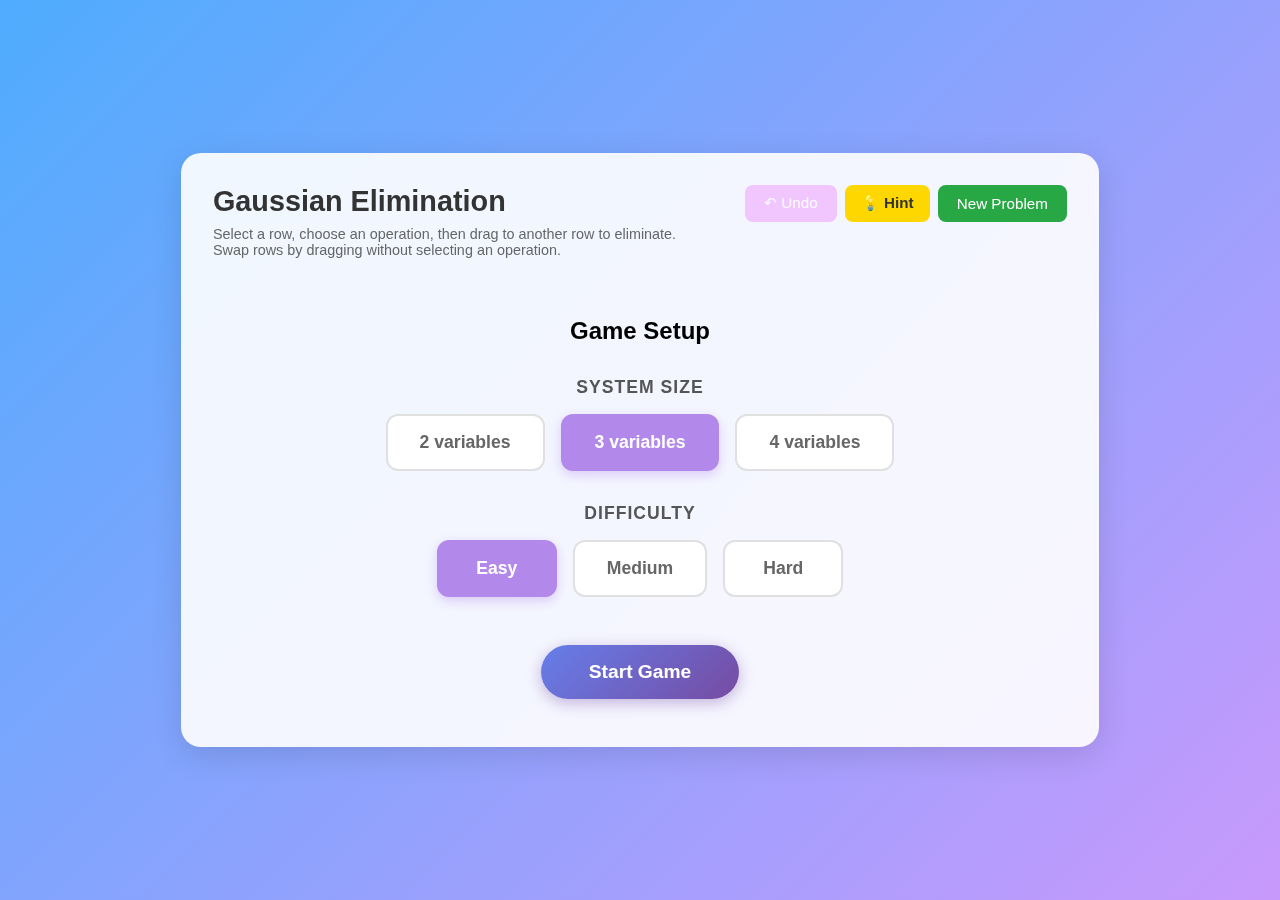
<file: geogames/games/gaussian-elimination/index.html>
<!DOCTYPE html>
<html lang="en">
<head>
    <meta charset="UTF-8">
    <meta name="viewport" content="width=device-width, initial-scale=1.0">
    <title>Gaussian Elimination – SecureTools</title>
    <meta name="description" content="Master linear algebra by solving systems of equations step-by-step using Gaussian elimination.">
    <link rel="stylesheet" href="styles.css">
</head>
<body>
    <main id="game-container">
        <div id="top-info-bar">
            <div id="title-section">
                <h1>Gaussian Elimination</h1>
                <p id="instructions">Select a row, choose an operation, then drag to another row to eliminate. Swap rows by dragging without selecting an operation.</p>
                <div id="hint-display" style="display: none;">
                    <span class="hint-icon">💡</span>
                    <span id="hint-text"></span>
                </div>
            </div>
            <div id="controls-section">
                <button id="undo-btn" disabled>↶ Undo</button>
                <button id="hint-btn">💡 Hint</button>
                <button id="new-problem-btn">New Problem</button>
            </div>
        </div>

        <div id="setup-screen">
            <h2>Game Setup</h2>
            <div class="setup-container">
                <div class="setup-group">
                    <h3>System Size</h3>
                    <div class="btn-group">
                        <button class="config-btn size-btn" data-size="2">2 variables</button>
                        <button class="config-btn size-btn active" data-size="3">3 variables</button>
                        <button class="config-btn size-btn" data-size="4">4 variables</button>
                    </div>
                </div>
                
                <div class="setup-group">
                    <h3>Difficulty</h3>
                    <div class="btn-group">
                        <button class="config-btn diff-btn active" data-difficulty="easy">Easy</button>
                        <button class="config-btn diff-btn" data-difficulty="medium">Medium</button>
                        <button class="config-btn diff-btn" data-difficulty="hard">Hard</button>
                    </div>
                </div>
            </div>
            <button id="start-game-btn" class="action-btn primary-btn">Start Game</button>
        </div>

        <div id="game-area" style="display: none;">
            <div id="matrix-container">
                <table id="matrix-table">
                    <!-- Matrix will be generated here -->
                </table>
            </div>

            <div id="operation-toolbar" style="display: none;">
                <h3>Row Operations</h3>
                <div id="toolbar-content">
                    <button id="multiply-btn" class="operation-btn">× Multiply This Row</button>
                    <label for="scalar-input">by </label>
                    <input type="text" id="scalar-input" placeholder="e.g., 2 or 1/2" value="1">
                    <button id="add-row-btn" class="operation-btn">+ Add (Scalar × This Row) to Target</button>
                    <button id="cancel-btn" class="cancel-btn">Cancel</button>
                </div>
            </div>

            <div id="solution-section" style="display: none;">
                <h2>Enter Solution:</h2>
                <div id="solution-inputs">
                    <div class="solution-field">
                        <label for="x-input">x = </label>
                        <input type="text" id="x-input" placeholder="0">
                    </div>
                    <div class="solution-field">
                        <label for="y-input">y = </label>
                        <input type="text" id="y-input" placeholder="0">
                    </div>
                    <div class="solution-field" id="z-field">
                        <label for="z-input">z = </label>
                        <input type="text" id="z-input" placeholder="0">
                    </div>
                    <div class="solution-field" id="w-field" style="display: none;">
                        <label for="w-input">w = </label>
                        <input type="text" id="w-input" placeholder="0">
                    </div>
                </div>
                <button id="check-solution-btn">Check Solution</button>
                <div id="result-message"></div>
            </div>
        </div>
    </main>

    <script src="script.js"></script>
</body>
</html>
</file>
<file: assets/styles.css>

</file>
<file: gaussian-elimination/styles.css>
/* Gaussian Elimination Game Styles */

/* Gradient background animation */
@keyframes gradientFlow {
    0% { background-position: 0% 50%; }
    50% { background-position: 100% 50%; }
    100% { background-position: 0% 50%; }
}

body {
    margin: 0;
    padding: 0;
    font-family: -apple-system, BlinkMacSystemFont, 'Segoe UI', Roboto, Oxygen, Ubuntu, Cantarell, sans-serif;
    background: linear-gradient(-45deg, #b388eb, #8fd3f4, #f093fb, #4facfe);
    background-size: 400% 400%;
    animation: gradientFlow 15s ease infinite;
    min-height: 100vh;
    display: flex;
    justify-content: center;
    align-items: center;
}

#game-container {
    background: rgba(255, 255, 255, 0.9);
    backdrop-filter: blur(10px);
    border-radius: 20px;
    box-shadow: 0 8px 32px rgba(0, 0, 0, 0.12);
    padding: 2rem;
    max-width: 90vw;
    width: fit-content;
    min-width: 600px;
}

/* Top info bar */
#top-info-bar {
    display: flex;
    justify-content: space-between;
    align-items: flex-start;
    margin-bottom: 1.5rem;
    gap: 2rem;
}

#title-section h1 {
    margin: 0 0 0.5rem 0;
    font-size: 1.8rem;
    color: #333;
}

#instructions {
    margin: 0;
    font-size: 0.9rem;
    color: #666;
    max-width: 500px;
}

#controls-section {
    display: flex;
    gap: 0.5rem;
    flex-shrink: 0;
}

button {
    padding: 0.6rem 1.2rem;
    border: none;
    border-radius: 8px;
    font-size: 0.95rem;
    cursor: pointer;
    transition: all 0.2s;
    background: #4facfe;
    color: white;
    font-weight: 500;
}

button:hover:not(:disabled) {
    transform: translateY(-2px);
    box-shadow: 0 4px 12px rgba(79, 172, 254, 0.4);
}

button:disabled {
    opacity: 0.5;
    cursor: not-allowed;
}

#undo-btn {
    background: #f093fb;
}

#new-problem-btn {
    background: #28a745;
}

/* Difficulty selector */
#difficulty-selector {
    text-align: center;
    padding: 2rem;
}

#difficulty-selector h2 {
    margin-bottom: 1.5rem;
    color: #333;
}

#difficulty-buttons {
    display: flex;
    gap: 1rem;
    justify-content: center;
}

.difficulty-btn {
    background: #cfd8dc;
    color: #333;
    font-size: 1.1rem;
    padding: 1rem 2rem;
}

.difficulty-btn.active {
    background: #4facfe;
    color: white;
}

/* Matrix table */
#matrix-container {
    margin: 2rem 0;
    display: flex;
    justify-content: center;
}

#matrix-table {
    border-collapse: separate;
    border-spacing: 8px;
    user-select: none;
    padding: 1rem;
    background: rgba(255, 255, 255, 0.4);
    border-radius: 16px;
    backdrop-filter: blur(5px);
    position: relative;
}

#matrix-table tr {
    transition: all 0.2s;
    cursor: grab;
}

#matrix-table tr:active {
    cursor: grabbing;
}

#matrix-table tr.selected {
    outline: 3px solid #4facfe;
    outline-offset: 4px;
    border-radius: 12px;
}

#matrix-table tr.selected td {
    background: rgba(79, 172, 254, 0.15);
    box-shadow: 0 2px 8px rgba(79, 172, 254, 0.3);
}

#matrix-table tr.dragging {
    opacity: 0.5;
}

#matrix-table tr.drop-target td {
    background: rgba(40, 167, 69, 0.15);
    box-shadow: 0 2px 8px rgba(40, 167, 69, 0.3);
}

#matrix-table tr.preview-row {
    cursor: grab;
    display: table;
    border-spacing: 8px;
    box-shadow: 0 6px 20px rgba(240, 147, 251, 0.6), 0 0 0 3px #f093fb;
    border-radius: 12px;
    transition: transform 0.2s, box-shadow 0.2s;
    background: #ffffff;
    opacity: 1;
    z-index: 100;
}

#matrix-table tr.preview-row:hover {
    transform: translateY(-4px);
    box-shadow: 0 10px 28px rgba(240, 147, 251, 0.7), 0 0 0 3px #f093fb;
}

#matrix-table tr.preview-row:active {
    cursor: grabbing;
}

#matrix-table tr.preview-row.dragging {
    opacity: 0 !important;
}

#matrix-table tr.preview-row td {
    background: linear-gradient(135deg, #ffffff, #f5e6ff);
    border: none;
    font-weight: 600;
    color: #8b2fc9;
    box-shadow: 0 2px 8px rgba(0, 0, 0, 0.15);
}

#matrix-table tr.preview-row td:first-child::before {
    content: '+';
    position: absolute;
    left: 8px;
    top: 50%;
    transform: translateY(-50%);
    color: #f093fb;
    font-weight: bold;
    font-size: 1.4rem;
    font-style: normal;
}

#matrix-table tr.preview-row td:first-child {
    position: relative;
    padding-left: 2.5rem;
}

#matrix-table td {
    padding: 1rem 1.5rem;
    text-align: center;
    font-size: 1.2rem;
    font-family: 'Courier New', monospace;
    border: none;
    background: rgba(255, 255, 255, 0.9);
    backdrop-filter: blur(10px);
    min-width: 60px;
    border-radius: 8px;
    box-shadow: 0 2px 6px rgba(0, 0, 0, 0.08);
    transition: all 0.2s;
}

#matrix-table td:hover {
    background: rgba(255, 255, 255, 1);
    box-shadow: 0 4px 12px rgba(0, 0, 0, 0.12);
}

#matrix-table td.before-divider {
    position: relative;
}

#matrix-table td.before-divider::after {
    content: '';
    position: absolute;
    right: -6px;
    top: 10%;
    height: 80%;
    width: 2px;
    background: linear-gradient(to bottom, transparent, #4facfe, transparent);
}

#matrix-table td.augment-column {
    background: rgba(79, 172, 254, 0.12);
}

/* Operation toolbar */
#operation-toolbar {
    background: rgba(255, 255, 255, 0.95);
    border: 2px solid #4facfe;
    border-radius: 12px;
    padding: 1.5rem;
    margin: 1rem 0;
    box-shadow: 0 4px 16px rgba(0, 0, 0, 0.1);
}

#operation-toolbar h3 {
    margin: 0 0 1rem 0;
    color: #333;
    font-size: 1.1rem;
}

#toolbar-content {
    display: flex;
    gap: 1rem;
    align-items: center;
    flex-wrap: wrap;
}

.operation-btn {
    background: #cfd8dc;
    color: #333;
    border: 2px solid transparent;
}

.operation-btn.active {
    background: #4facfe;
    color: white;
    border: 2px solid #2e8dd6;
    box-shadow: 0 0 12px rgba(79, 172, 254, 0.5);
    font-weight: 600;
}

#scalar-input {
    padding: 0.5rem;
    border: 2px solid #ddd;
    border-radius: 6px;
    font-size: 1rem;
    width: 100px;
    font-family: 'Courier New', monospace;
}

#scalar-input:focus {
    outline: none;
    border-color: #4facfe;
}

.cancel-btn {
    background: #ff6666;
    margin-left: auto;
}

/* Solution section */
#solution-section {
    margin-top: 2rem;
    padding: 1.5rem;
    background: rgba(40, 167, 69, 0.1);
    border: 2px solid #28a745;
    border-radius: 12px;
}

#solution-section h2 {
    margin: 0 0 1rem 0;
    color: #333;
    font-size: 1.3rem;
}

#solution-inputs {
    display: flex;
    gap: 1.5rem;
    margin-bottom: 1rem;
    flex-wrap: wrap;
}

.solution-field {
    display: flex;
    align-items: center;
    gap: 0.5rem;
}

.solution-field label {
    font-size: 1.1rem;
    font-weight: 500;
    color: #333;
    font-family: 'Courier New', monospace;
}

.solution-field input {
    padding: 0.5rem;
    border: 2px solid #ddd;
    border-radius: 6px;
    font-size: 1rem;
    width: 100px;
    font-family: 'Courier New', monospace;
}

.solution-field input:focus {
    outline: none;
    border-color: #28a745;
}

#check-solution-btn {
    background: #28a745;
    font-size: 1.1rem;
    padding: 0.8rem 1.5rem;
}

#result-message {
    margin-top: 1rem;
    padding: 1rem;
    border-radius: 8px;
    font-size: 1.1rem;
    font-weight: 500;
    text-align: center;
}

#result-message.correct {
    background: #a8df8e;
    color: #155724;
}

#result-message.incorrect {
    background: #ff6666;
    color: #721c24;
}

/* Animations */
@keyframes popUpDown {
    0%, 100% { transform: scale(1); }
    50% { transform: scale(1.05); }
}

.pop {
    animation: popUpDown 0.6s ease;
}

.incorrect-flash {
    animation: flash-red 0.8s ease;
}

@keyframes flash-red {
    0%, 100% { background: white; }
    50% { background: #ff6666; }
}

/* Responsive design */
@media (max-width: 768px) {
    #game-container {
        min-width: auto;
        width: 95vw;
        padding: 1rem;
    }
    
    #top-info-bar {
        flex-direction: column;
        gap: 1rem;
    }
    
    #matrix-table td {
        padding: 0.5rem 0.8rem;
        font-size: 1rem;
        min-width: 50px;
    }
    
    #toolbar-content {
        flex-direction: column;
        align-items: stretch;
    }
    
    #solution-inputs {
        flex-direction: column;
        gap: 0.8rem;
    }
}
/* Setup Screen Styles */
#setup-screen {
 text-align: center;
 padding: 1rem;
}

.setup-container {
 display: flex;
 flex-direction: column;
 gap: 2rem;
 margin: 2rem 0;
}

.setup-group h3 {
 margin-top: 0;
 color: #555;
 font-size: 1.1rem;
 margin-bottom: 1rem;
 text-transform: uppercase;
 letter-spacing: 1px;
}

.btn-group {
 display: flex;
 justify-content: center;
 gap: 1rem;
 flex-wrap: wrap;
}

.config-btn {
 padding: 1rem 2rem;
 border: 2px solid #e0e0e0;
 background: white;
 border-radius: 12px;
 font-size: 1.1rem;
 font-weight: 600;
 cursor: pointer;
 transition: all 0.2s ease;
 color: #666;
 min-width: 120px;
}

.config-btn:hover {
 border-color: #b388eb;
 color: #b388eb;
 transform: translateY(-2px);
}

.config-btn.active {
 background: #b388eb;
 color: white;
 border-color: #b388eb;
 box-shadow: 0 4px 12px rgba(179, 136, 235, 0.4);
}

.action-btn {
 padding: 1rem 3rem;
 font-size: 1.2rem;
 font-weight: 600;
 border: none;
 border-radius: 50px;
 cursor: pointer;
 transition: transform 0.2s, box-shadow 0.2s;
 margin-top: 1rem;
}

.primary-btn {
 background: linear-gradient(135deg, #667eea 0%, #764ba2 100%);
 color: white;
 box-shadow: 0 4px 15px rgba(118, 75, 162, 0.4);
}

.primary-btn:hover {
 transform: translateY(-2px);
 box-shadow: 0 6px 20px rgba(118, 75, 162, 0.6);
}
/* Hint Styles */
#hint-btn {
 background: #ffd700;
 color: #333;
 border: none;
 padding: 0.5rem 1rem;
 border-radius: 8px;
 cursor: pointer;
 font-weight: 600;
 transition: transform 0.2s, box-shadow 0.2s;
}

#hint-btn:hover {
 transform: translateY(-2px);
 box-shadow: 0 4px 12px rgba(255, 215, 0, 0.4);
}

#hint-display {
 background: #fff9c4;
 border-left: 4px solid #fbc02d;
 padding: 1rem;
 margin-top: 1rem;
 border-radius: 4px;
 animation: fadeIn 0.3s ease;
}

#hint-text {
 color: #f57f17;
 font-weight: 600;
}

.hint-icon {
 margin-right: 0.5rem;
}

@keyframes fadeIn {
 from { opacity: 0; transform: translateY(-10px); }
 to { opacity: 1; transform: translateY(0); }
}
</file>
<file: geogames/games/gaussian-elimination/styles.css>
/* Gaussian Elimination Game Styles */

/* Gradient background animation */
@keyframes gradientFlow {
    0% { background-position: 0% 50%; }
    50% { background-position: 100% 50%; }
    100% { background-position: 0% 50%; }
}

body {
    margin: 0;
    padding: 0;
    font-family: -apple-system, BlinkMacSystemFont, 'Segoe UI', Roboto, Oxygen, Ubuntu, Cantarell, sans-serif;
    background: linear-gradient(-45deg, #b388eb, #8fd3f4, #f093fb, #4facfe);
    background-size: 400% 400%;
    animation: gradientFlow 15s ease infinite;
    min-height: 100vh;
    display: flex;
    justify-content: center;
    align-items: center;
}

#game-container {
    background: rgba(255, 255, 255, 0.9);
    backdrop-filter: blur(10px);
    border-radius: 20px;
    box-shadow: 0 8px 32px rgba(0, 0, 0, 0.12);
    padding: 2rem;
    max-width: 90vw;
    width: fit-content;
    min-width: 600px;
}

/* Top info bar */
#top-info-bar {
    display: flex;
    justify-content: space-between;
    align-items: flex-start;
    margin-bottom: 1.5rem;
    gap: 2rem;
}

#title-section h1 {
    margin: 0 0 0.5rem 0;
    font-size: 1.8rem;
    color: #333;
}

#instructions {
    margin: 0;
    font-size: 0.9rem;
    color: #666;
    max-width: 500px;
}

#controls-section {
    display: flex;
    gap: 0.5rem;
    flex-shrink: 0;
}

button {
    padding: 0.6rem 1.2rem;
    border: none;
    border-radius: 8px;
    font-size: 0.95rem;
    cursor: pointer;
    transition: all 0.2s;
    background: #4facfe;
    color: white;
    font-weight: 500;
}

button:hover:not(:disabled) {
    transform: translateY(-2px);
    box-shadow: 0 4px 12px rgba(79, 172, 254, 0.4);
}

button:disabled {
    opacity: 0.5;
    cursor: not-allowed;
}

#undo-btn {
    background: #f093fb;
}

#new-problem-btn {
    background: #28a745;
}

/* Difficulty selector */
#difficulty-selector {
    text-align: center;
    padding: 2rem;
}

#difficulty-selector h2 {
    margin-bottom: 1.5rem;
    color: #333;
}

#difficulty-buttons {
    display: flex;
    gap: 1rem;
    justify-content: center;
}

.difficulty-btn {
    background: #cfd8dc;
    color: #333;
    font-size: 1.1rem;
    padding: 1rem 2rem;
}

.difficulty-btn.active {
    background: #4facfe;
    color: white;
}

/* Matrix table */
#matrix-container {
    margin: 2rem 0;
    display: flex;
    justify-content: center;
}

#matrix-table {
    border-collapse: separate;
    border-spacing: 8px;
    user-select: none;
    padding: 1rem;
    background: rgba(255, 255, 255, 0.4);
    border-radius: 16px;
    backdrop-filter: blur(5px);
    position: relative;
}

#matrix-table tr {
    transition: all 0.2s;
    cursor: grab;
}

#matrix-table tr:active {
    cursor: grabbing;
}

#matrix-table tr.selected {
    outline: 3px solid #4facfe;
    outline-offset: 4px;
    border-radius: 12px;
}

#matrix-table tr.selected td {
    background: rgba(79, 172, 254, 0.15);
    box-shadow: 0 2px 8px rgba(79, 172, 254, 0.3);
}

#matrix-table tr.dragging {
    opacity: 0.5;
}

#matrix-table tr.drop-target td {
    background: rgba(40, 167, 69, 0.15);
    box-shadow: 0 2px 8px rgba(40, 167, 69, 0.3);
}

#matrix-table tr.preview-row {
    cursor: grab;
    display: table;
    border-spacing: 8px;
    box-shadow: 0 6px 20px rgba(240, 147, 251, 0.6), 0 0 0 3px #f093fb;
    border-radius: 12px;
    transition: transform 0.2s, box-shadow 0.2s;
    background: #ffffff;
    opacity: 1;
    z-index: 100;
}

#matrix-table tr.preview-row:hover {
    transform: translateY(-4px);
    box-shadow: 0 10px 28px rgba(240, 147, 251, 0.7), 0 0 0 3px #f093fb;
}

#matrix-table tr.preview-row:active {
    cursor: grabbing;
}

#matrix-table tr.preview-row.dragging {
    opacity: 0 !important;
}

#matrix-table tr.preview-row td {
    background: linear-gradient(135deg, #ffffff, #f5e6ff);
    border: none;
    font-weight: 600;
    color: #8b2fc9;
    box-shadow: 0 2px 8px rgba(0, 0, 0, 0.15);
}

#matrix-table tr.preview-row td:first-child::before {
    content: '+';
    position: absolute;
    left: 8px;
    top: 50%;
    transform: translateY(-50%);
    color: #f093fb;
    font-weight: bold;
    font-size: 1.4rem;
    font-style: normal;
}

#matrix-table tr.preview-row td:first-child {
    position: relative;
    padding-left: 2.5rem;
}

#matrix-table td {
    padding: 1rem 1.5rem;
    text-align: center;
    font-size: 1.2rem;
    font-family: 'Courier New', monospace;
    border: none;
    background: rgba(255, 255, 255, 0.9);
    backdrop-filter: blur(10px);
    min-width: 60px;
    border-radius: 8px;
    box-shadow: 0 2px 6px rgba(0, 0, 0, 0.08);
    transition: all 0.2s;
}

#matrix-table td:hover {
    background: rgba(255, 255, 255, 1);
    box-shadow: 0 4px 12px rgba(0, 0, 0, 0.12);
}

#matrix-table td.before-divider {
    position: relative;
}

#matrix-table td.before-divider::after {
    content: '';
    position: absolute;
    right: -6px;
    top: 10%;
    height: 80%;
    width: 2px;
    background: linear-gradient(to bottom, transparent, #4facfe, transparent);
}

#matrix-table td.augment-column {
    background: rgba(79, 172, 254, 0.12);
}

/* Operation toolbar */
#operation-toolbar {
    background: rgba(255, 255, 255, 0.95);
    border: 2px solid #4facfe;
    border-radius: 12px;
    padding: 1.5rem;
    margin: 1rem 0;
    box-shadow: 0 4px 16px rgba(0, 0, 0, 0.1);
}

#operation-toolbar h3 {
    margin: 0 0 1rem 0;
    color: #333;
    font-size: 1.1rem;
}

#toolbar-content {
    display: flex;
    gap: 1rem;
    align-items: center;
    flex-wrap: wrap;
}

.operation-btn {
    background: #cfd8dc;
    color: #333;
    border: 2px solid transparent;
}

.operation-btn.active {
    background: #4facfe;
    color: white;
    border: 2px solid #2e8dd6;
    box-shadow: 0 0 12px rgba(79, 172, 254, 0.5);
    font-weight: 600;
}

#scalar-input {
    padding: 0.5rem;
    border: 2px solid #ddd;
    border-radius: 6px;
    font-size: 1rem;
    width: 100px;
    font-family: 'Courier New', monospace;
}

#scalar-input:focus {
    outline: none;
    border-color: #4facfe;
}

.cancel-btn {
    background: #ff6666;
    margin-left: auto;
}

/* Solution section */
#solution-section {
    margin-top: 2rem;
    padding: 1.5rem;
    background: rgba(40, 167, 69, 0.1);
    border: 2px solid #28a745;
    border-radius: 12px;
}

#solution-section h2 {
    margin: 0 0 1rem 0;
    color: #333;
    font-size: 1.3rem;
}

#solution-inputs {
    display: flex;
    gap: 1.5rem;
    margin-bottom: 1rem;
    flex-wrap: wrap;
}

.solution-field {
    display: flex;
    align-items: center;
    gap: 0.5rem;
}

.solution-field label {
    font-size: 1.1rem;
    font-weight: 500;
    color: #333;
    font-family: 'Courier New', monospace;
}

.solution-field input {
    padding: 0.5rem;
    border: 2px solid #ddd;
    border-radius: 6px;
    font-size: 1rem;
    width: 100px;
    font-family: 'Courier New', monospace;
}

.solution-field input:focus {
    outline: none;
    border-color: #28a745;
}

#check-solution-btn {
    background: #28a745;
    font-size: 1.1rem;
    padding: 0.8rem 1.5rem;
}

#result-message {
    margin-top: 1rem;
    padding: 1rem;
    border-radius: 8px;
    font-size: 1.1rem;
    font-weight: 500;
    text-align: center;
}

#result-message.correct {
    background: #a8df8e;
    color: #155724;
}

#result-message.incorrect {
    background: #ff6666;
    color: #721c24;
}

/* Animations */
@keyframes popUpDown {
    0%, 100% { transform: scale(1); }
    50% { transform: scale(1.05); }
}

.pop {
    animation: popUpDown 0.6s ease;
}

.incorrect-flash {
    animation: flash-red 0.8s ease;
}

@keyframes flash-red {
    0%, 100% { background: white; }
    50% { background: #ff6666; }
}

/* Responsive design */
@media (max-width: 768px) {
    #game-container {
        min-width: auto;
        width: 95vw;
        padding: 1rem;
    }
    
    #top-info-bar {
        flex-direction: column;
        gap: 1rem;
    }
    
    #matrix-table td {
        padding: 0.5rem 0.8rem;
        font-size: 1rem;
        min-width: 50px;
    }
    
    #toolbar-content {
        flex-direction: column;
        align-items: stretch;
    }
    
    #solution-inputs {
        flex-direction: column;
        gap: 0.8rem;
    }
}
/* Setup Screen Styles */
#setup-screen {
 text-align: center;
 padding: 1rem;
}

.setup-container {
 display: flex;
 flex-direction: column;
 gap: 2rem;
 margin: 2rem 0;
}

.setup-group h3 {
 margin-top: 0;
 color: #555;
 font-size: 1.1rem;
 margin-bottom: 1rem;
 text-transform: uppercase;
 letter-spacing: 1px;
}

.btn-group {
 display: flex;
 justify-content: center;
 gap: 1rem;
 flex-wrap: wrap;
}

.config-btn {
 padding: 1rem 2rem;
 border: 2px solid #e0e0e0;
 background: white;
 border-radius: 12px;
 font-size: 1.1rem;
 font-weight: 600;
 cursor: pointer;
 transition: all 0.2s ease;
 color: #666;
 min-width: 120px;
}

.config-btn:hover {
 border-color: #b388eb;
 color: #b388eb;
 transform: translateY(-2px);
}

.config-btn.active {
 background: #b388eb;
 color: white;
 border-color: #b388eb;
 box-shadow: 0 4px 12px rgba(179, 136, 235, 0.4);
}

.action-btn {
 padding: 1rem 3rem;
 font-size: 1.2rem;
 font-weight: 600;
 border: none;
 border-radius: 50px;
 cursor: pointer;
 transition: transform 0.2s, box-shadow 0.2s;
 margin-top: 1rem;
}

.primary-btn {
 background: linear-gradient(135deg, #667eea 0%, #764ba2 100%);
 color: white;
 box-shadow: 0 4px 15px rgba(118, 75, 162, 0.4);
}

.primary-btn:hover {
 transform: translateY(-2px);
 box-shadow: 0 6px 20px rgba(118, 75, 162, 0.6);
}
/* Hint Styles */
#hint-btn {
 background: #ffd700;
 color: #333;
 border: none;
 padding: 0.5rem 1rem;
 border-radius: 8px;
 cursor: pointer;
 font-weight: 600;
 transition: transform 0.2s, box-shadow 0.2s;
}

#hint-btn:hover {
 transform: translateY(-2px);
 box-shadow: 0 4px 12px rgba(255, 215, 0, 0.4);
}

#hint-display {
 background: #fff9c4;
 border-left: 4px solid #fbc02d;
 padding: 1rem;
 margin-top: 1rem;
 border-radius: 4px;
 animation: fadeIn 0.3s ease;
}

#hint-text {
 color: #f57f17;
 font-weight: 600;
}

.hint-icon {
 margin-right: 0.5rem;
}

@keyframes fadeIn {
 from { opacity: 0; transform: translateY(-10px); }
 to { opacity: 1; transform: translateY(0); }
}
</file>
